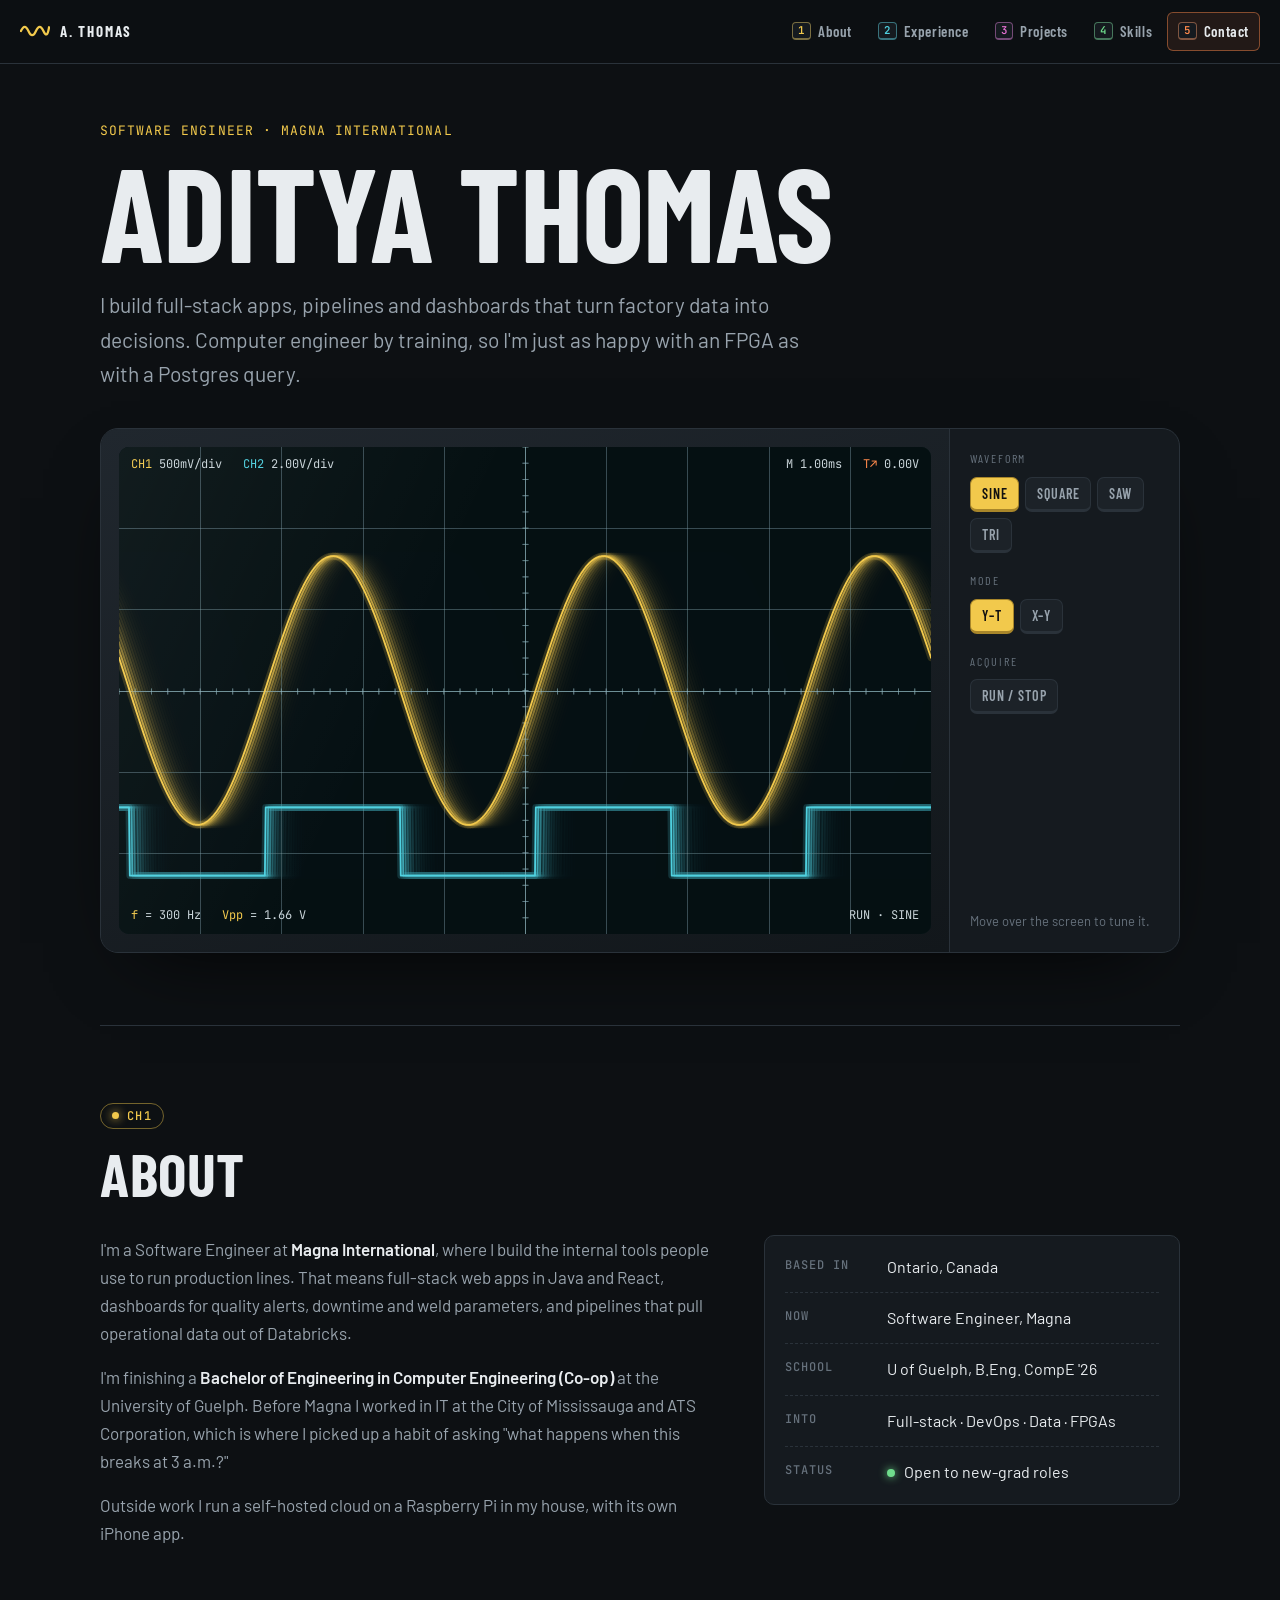
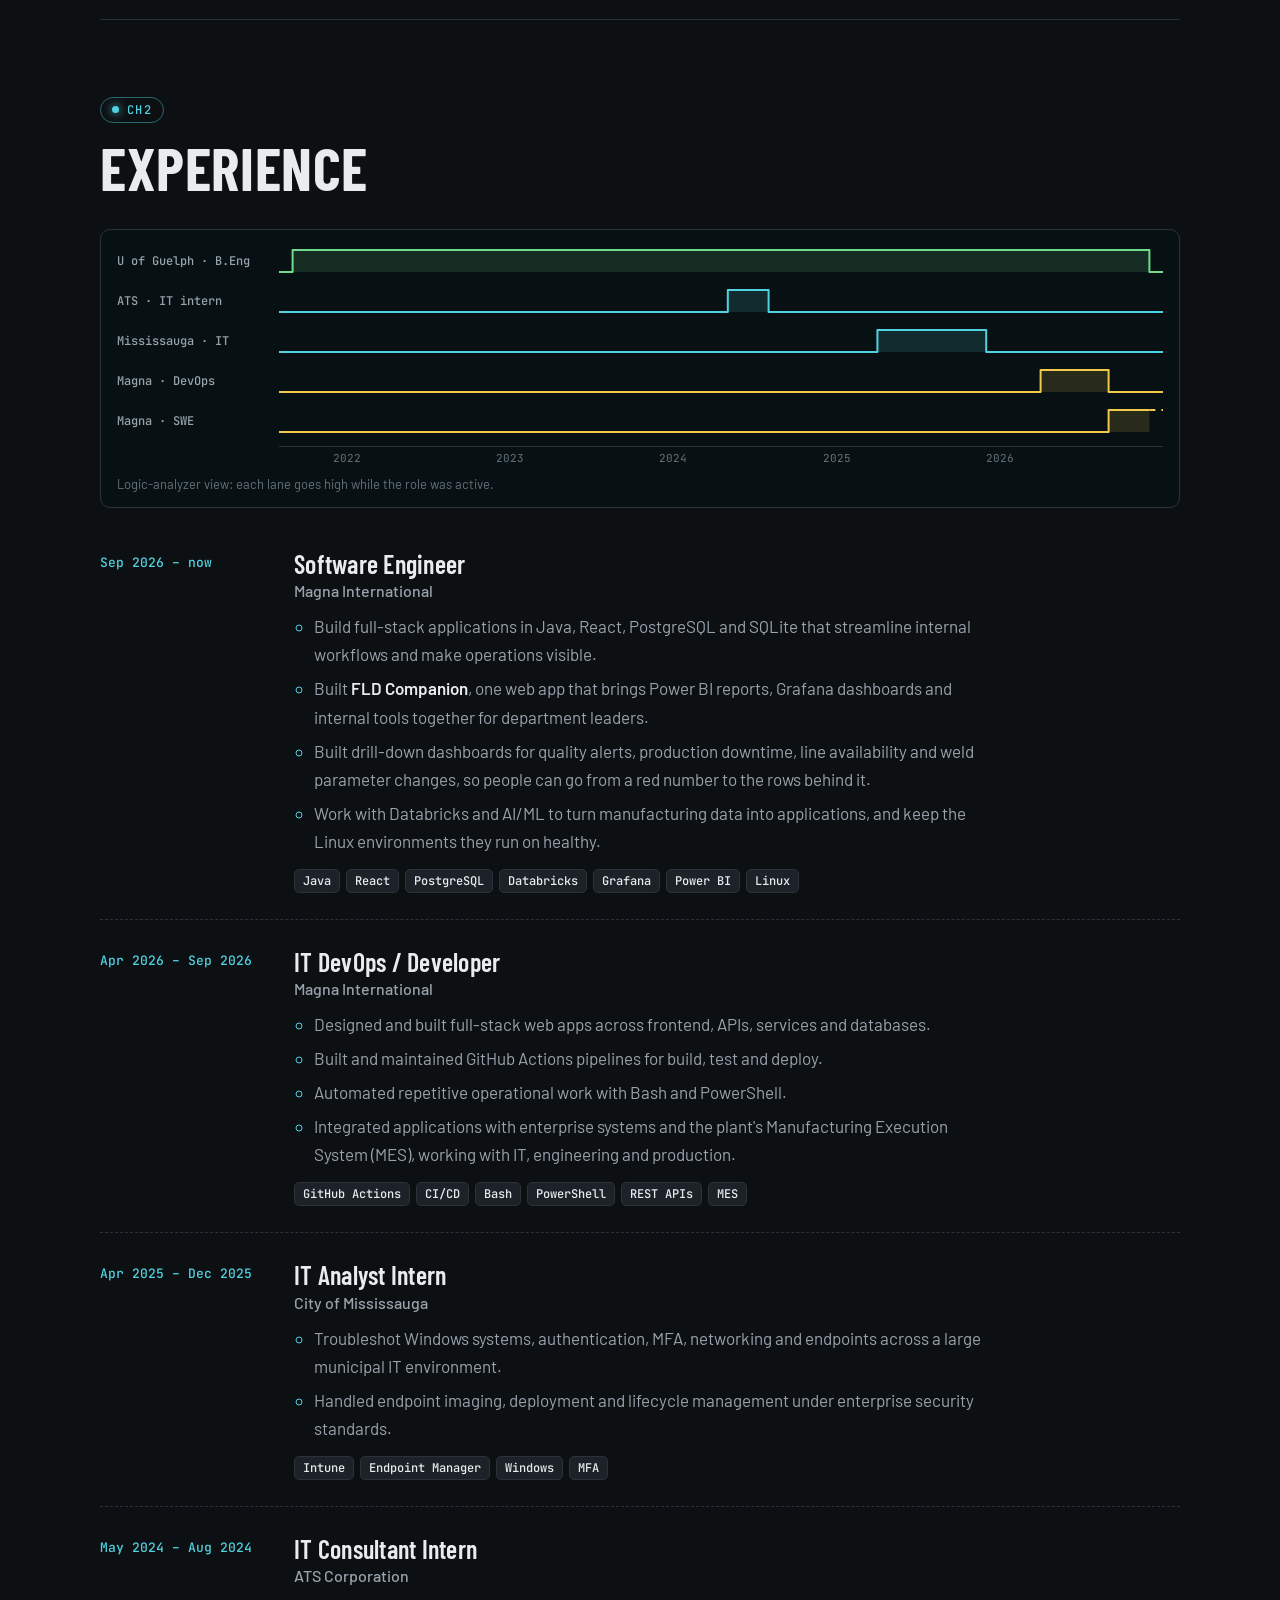
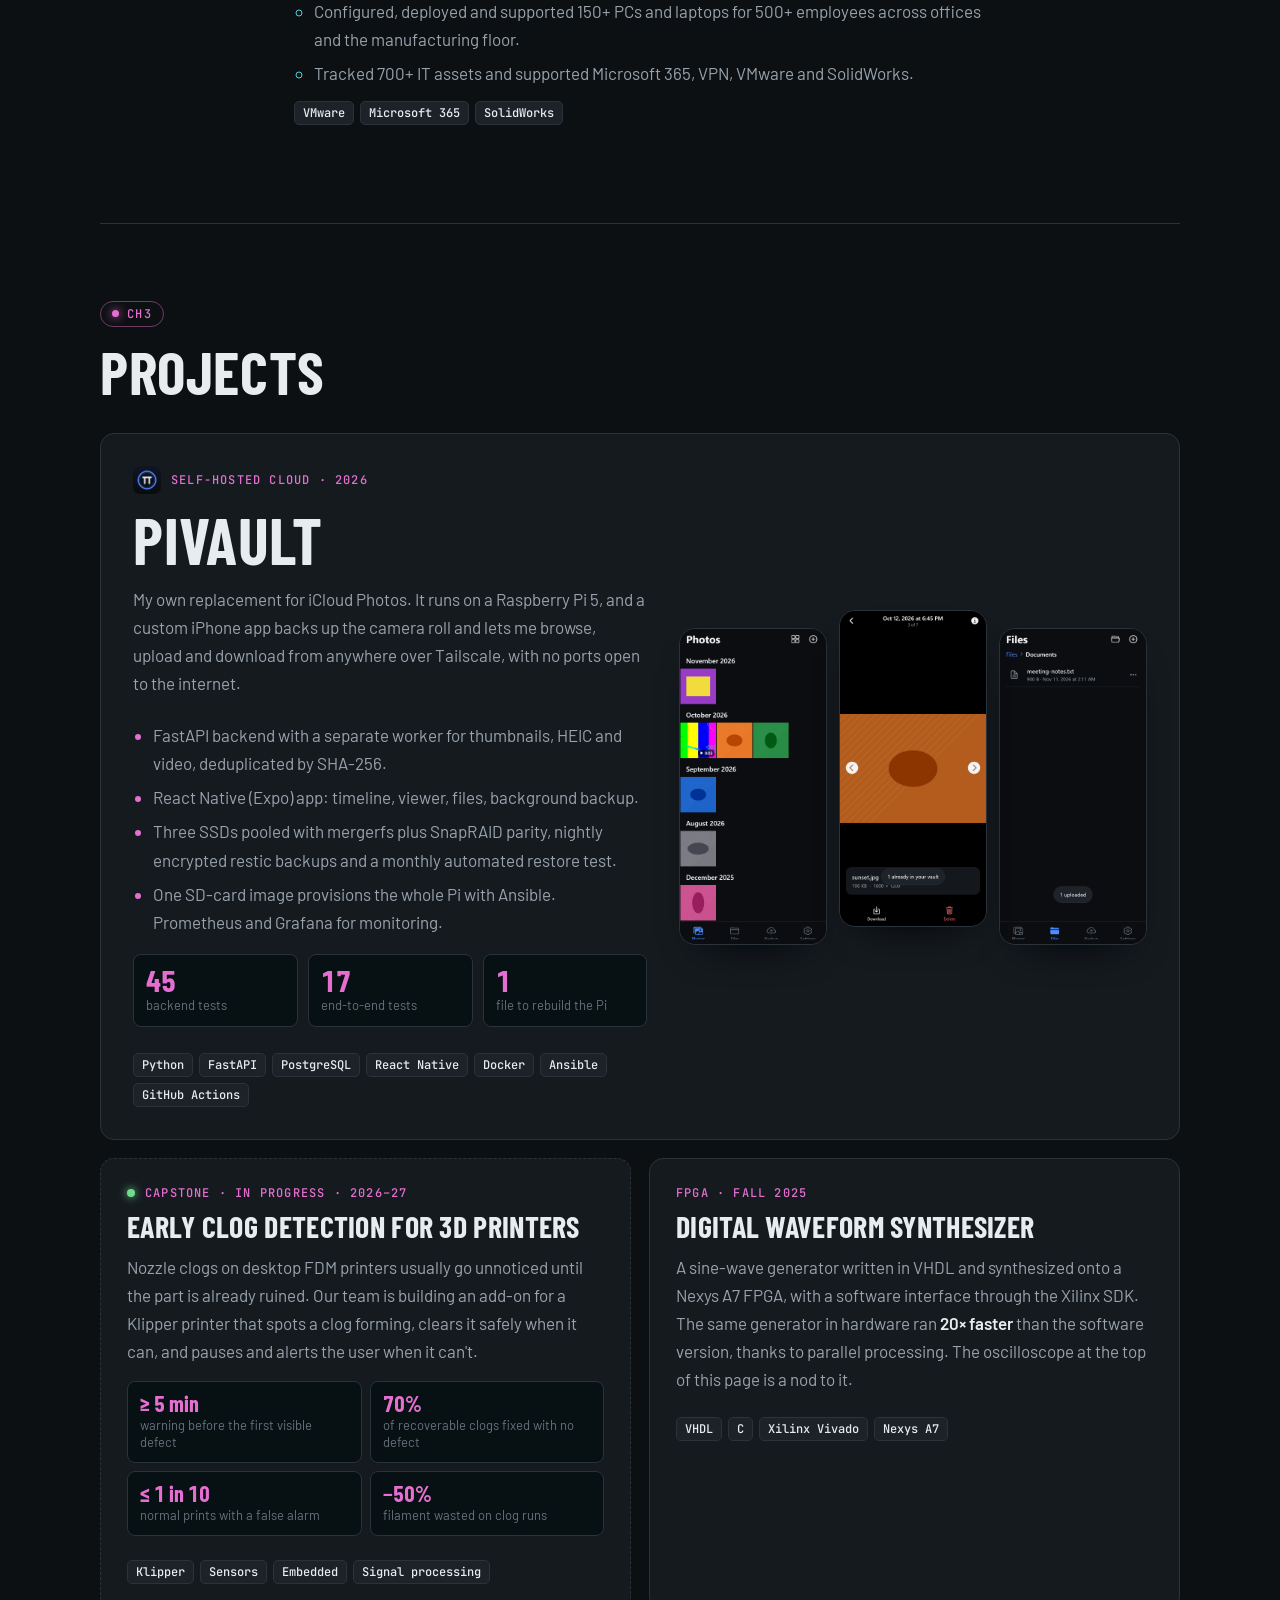
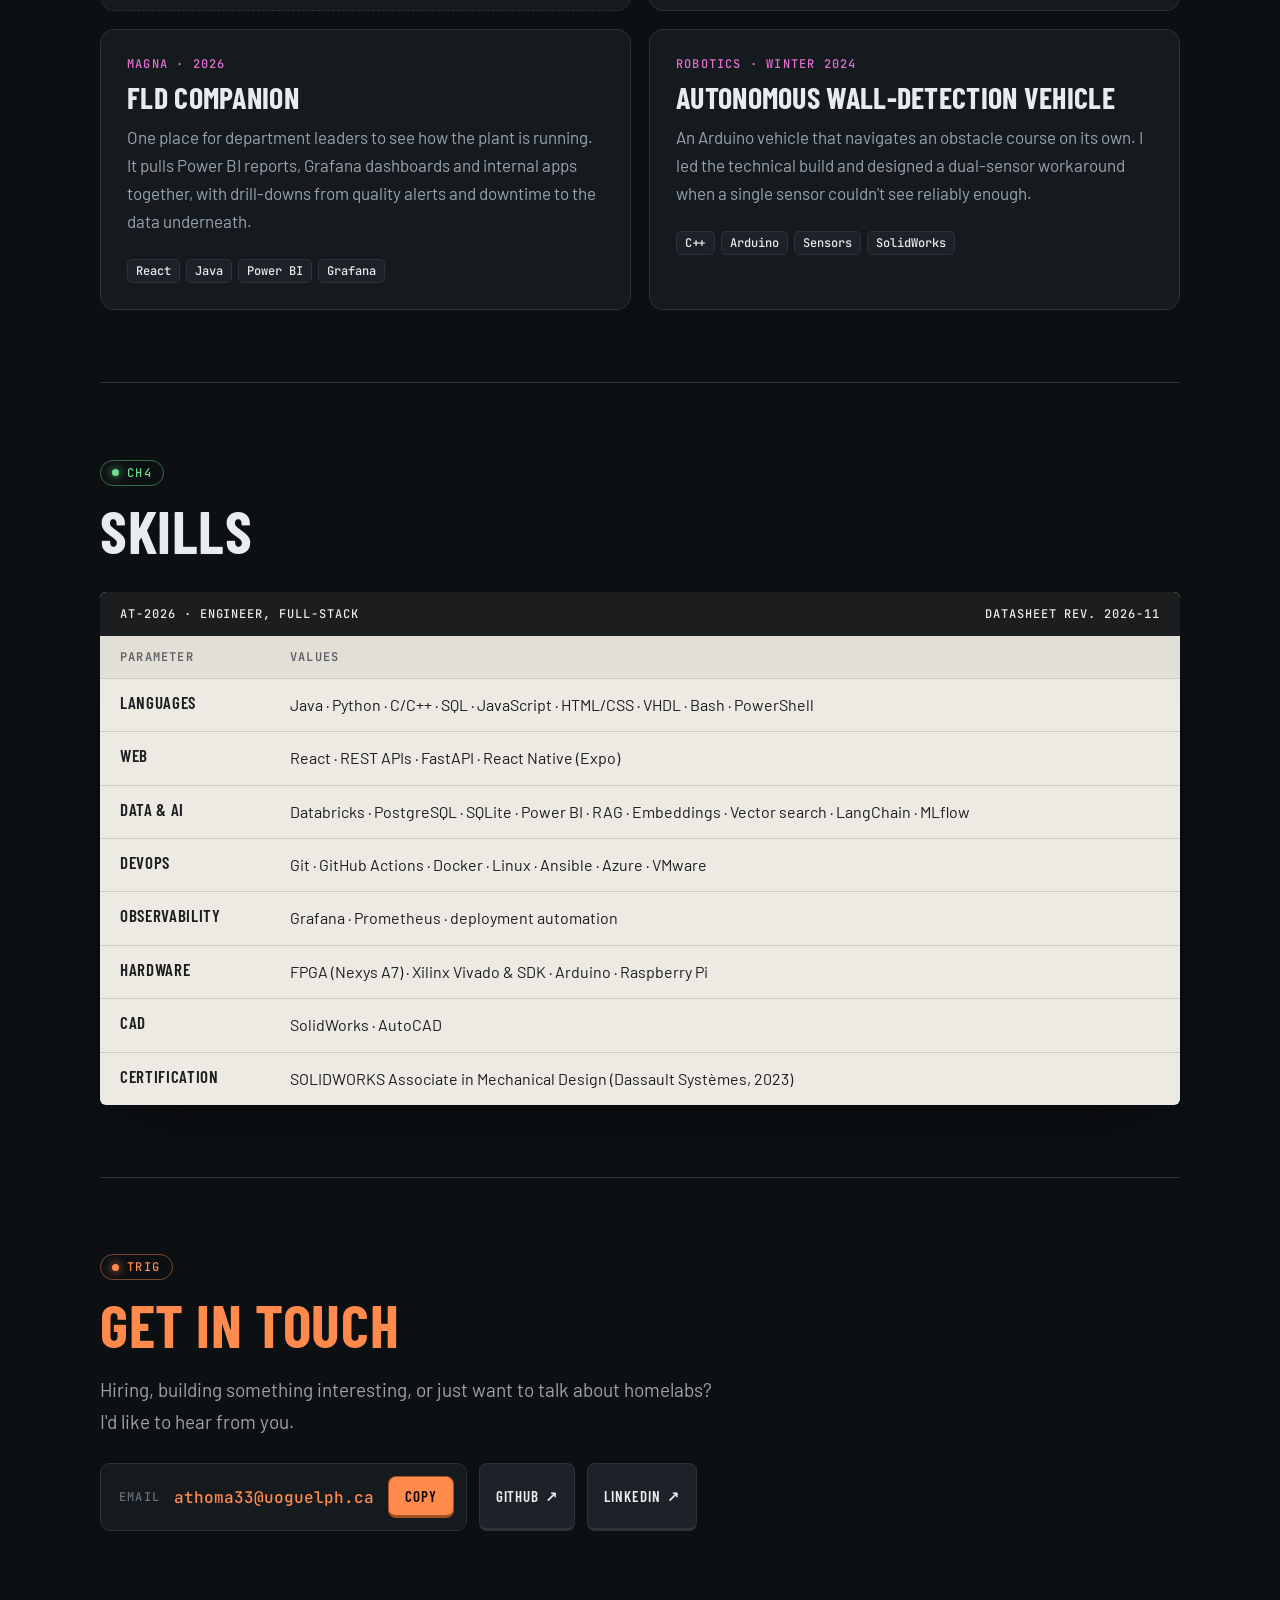
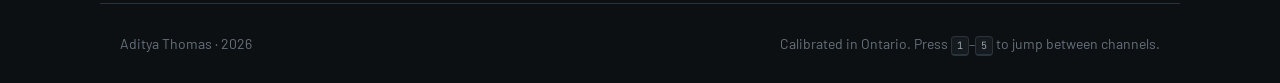
<file: archive/oscilloscope/index.html>
<!doctype html>
<html lang="en">
<head>
  <meta charset="utf-8">
  <meta name="viewport" content="width=device-width, initial-scale=1, viewport-fit=cover">
  <title>Aditya Thomas</title>
  <meta name="description" content="Aditya Thomas, software engineer. Full-stack apps, DevOps and data tools for manufacturing, plus hardware projects from a computer engineering degree.">
  <meta name="theme-color" content="#0d1013">
  <meta property="og:title" content="Aditya Thomas">
  <meta property="og:description" content="Software engineer. Full-stack, DevOps and data tools for manufacturing.">
  <link rel="icon" href="data:image/svg+xml,%3Csvg xmlns='http://www.w3.org/2000/svg' viewBox='0 0 32 32'%3E%3Crect width='32' height='32' rx='6' fill='%230d1013'/%3E%3Cpath d='M3 16 Q 8.5 4 14 16 T 25 16 T 30 12' fill='none' stroke='%23f2c94c' stroke-width='2.6' stroke-linecap='round'/%3E%3C/svg%3E">
  <link rel="preconnect" href="https://fonts.googleapis.com">
  <link rel="preconnect" href="https://fonts.gstatic.com" crossorigin>
  <link rel="stylesheet" href="https://fonts.googleapis.com/css2?family=Barlow:wght@400;500;600&family=Barlow+Condensed:wght@500;600;700&family=JetBrains+Mono:wght@400;500&display=swap">
  <link rel="stylesheet" href="styles.css">
</head>
<body>
  <a class="skip" href="#ch1">Skip to content</a>

  <!-- Power-on self test, like a bench instrument. Shown once per visit; any key or click skips it. -->
  <div class="selftest" id="selftest" aria-hidden="true">
    <div class="selftest-inner">
      <div class="selftest-brand">AT-2026 &nbsp;DIGITAL STORAGE OSCILLOSCOPE</div>
      <ol class="selftest-lines" id="selftest-lines"></ol>
      <div class="selftest-hint">Press any key to skip</div>
    </div>
  </div>

  <header class="topbar">
    <a class="brand" href="#top" aria-label="Aditya Thomas, back to top">
      <svg viewBox="0 0 32 20" aria-hidden="true"><path d="M1 10 Q 5 1 9 10 T 17 10 T 25 10 T 31 6" /></svg>
      <span>A. THOMAS</span>
    </a>
    <nav class="channels" aria-label="Sections">
      <a href="#ch1" class="ch ch-1" data-key="1"><kbd>1</kbd>About</a>
      <a href="#ch2" class="ch ch-2" data-key="2"><kbd>2</kbd>Experience</a>
      <a href="#ch3" class="ch ch-3" data-key="3"><kbd>3</kbd>Projects</a>
      <a href="#ch4" class="ch ch-4" data-key="4"><kbd>4</kbd>Skills</a>
      <a href="#trig" class="ch ch-t" data-key="5"><kbd>5</kbd>Contact</a>
    </nav>
  </header>

  <main id="top">
    <!-- HERO: the instrument -->
    <section class="hero" aria-label="Introduction">
      <div class="hero-head">
        <p class="eyebrow">Software engineer · Magna International</p>
        <h1>Aditya Thomas</h1>
        <p class="lede">I build full-stack apps, pipelines and dashboards that turn factory data into decisions. Computer engineer by training, so I'm just as happy with an FPGA as with a Postgres query.</p>
      </div>

      <div class="scope" id="scope">
        <div class="scope-bezel">
          <div class="scope-screen">
            <canvas id="scope-canvas" aria-label="Animated oscilloscope trace. Move the pointer over it to change frequency and amplitude."></canvas>
            <div class="readout readout-tl"><span class="c1">CH1</span> <span id="ro-vdiv">500mV</span>/div &nbsp; <span class="c2">CH2</span> 2.00V/div</div>
            <div class="readout readout-tr">M <span id="ro-tdiv">1.00ms</span> &nbsp; <span class="trig">T↗</span> 0.00V</div>
            <div class="readout readout-bl"><span class="c1">f</span> = <span id="ro-freq">300 Hz</span> &nbsp; <span class="c1">Vpp</span> = <span id="ro-vpp">2.40 V</span></div>
            <div class="readout readout-br"><span id="ro-mode">RUN</span> · <span id="ro-wave">SINE</span></div>
          </div>
        </div>
        <div class="scope-panel" role="group" aria-label="Oscilloscope controls">
          <div class="panel-group">
            <span class="panel-label">Waveform</span>
            <div class="seg" id="wave-buttons">
              <button type="button" data-wave="sine" aria-pressed="true">Sine</button>
              <button type="button" data-wave="square" aria-pressed="false">Square</button>
              <button type="button" data-wave="saw" aria-pressed="false">Saw</button>
              <button type="button" data-wave="tri" aria-pressed="false">Tri</button>
            </div>
          </div>
          <div class="panel-group">
            <span class="panel-label">Mode</span>
            <div class="seg" id="mode-buttons">
              <button type="button" data-mode="yt" aria-pressed="true">Y–T</button>
              <button type="button" data-mode="xy" aria-pressed="false">X–Y</button>
            </div>
          </div>
          <div class="panel-group">
            <span class="panel-label">Acquire</span>
            <div class="seg">
              <button type="button" id="run-stop" aria-pressed="false">Run / Stop</button>
            </div>
          </div>
          <p class="panel-hint">Move over the screen to tune it.</p>
        </div>
      </div>
    </section>

    <!-- CH1: About -->
    <section class="channel" id="ch1" aria-labelledby="ch1-h" data-ch="1">
      <div class="ch-tag"><span class="dot"></span>CH1</div>
      <h2 id="ch1-h">About</h2>
      <div class="about-grid">
        <div class="about-text">
          <p>I'm a Software Engineer at <strong>Magna International</strong>, where I build the internal tools people use to run production lines. That means full-stack web apps in Java and React, dashboards for quality alerts, downtime and weld parameters, and pipelines that pull operational data out of Databricks.</p>
          <p>I'm finishing a <strong>Bachelor of Engineering in Computer Engineering (Co-op)</strong> at the University of Guelph. Before Magna I worked in IT at the City of Mississauga and ATS Corporation, which is where I picked up a habit of asking "what happens when this breaks at 3 a.m.?"</p>
          <p>Outside work I run a self-hosted cloud on a Raspberry Pi in my house, with its own iPhone app.</p>
        </div>
        <dl class="spec-card">
          <div><dt>Based in</dt><dd>Ontario, Canada</dd></div>
          <div><dt>Now</dt><dd>Software Engineer, Magna</dd></div>
          <div><dt>School</dt><dd>U of Guelph, B.Eng. CompE '26</dd></div>
          <div><dt>Into</dt><dd>Full-stack · DevOps · Data · FPGAs</dd></div>
          <div><dt>Status</dt><dd><span class="led"></span> Open to new-grad roles</dd></div>
        </dl>
      </div>
    </section>

    <!-- CH2: Experience -->
    <section class="channel" id="ch2" aria-labelledby="ch2-h" data-ch="2">
      <div class="ch-tag"><span class="dot"></span>CH2</div>
      <h2 id="ch2-h">Experience</h2>

      <!-- Logic-analyzer view of the timeline: each lane is high while that role was active. -->
      <figure class="logic" aria-label="Timeline of roles from 2021 to 2026">
        <div class="logic-scroll">
          <div class="logic-grid" id="logic"></div>
        </div>
        <figcaption>Logic-analyzer view: each lane goes high while the role was active.</figcaption>
      </figure>

      <ol class="roles">
        <li class="role">
          <div class="role-when">Sep 2026 – now</div>
          <div class="role-body">
            <h3>Software Engineer <span class="at">Magna International</span></h3>
            <ul>
              <li>Build full-stack applications in Java, React, PostgreSQL and SQLite that streamline internal workflows and make operations visible.</li>
              <li>Built <strong>FLD Companion</strong>, one web app that brings Power BI reports, Grafana dashboards and internal tools together for department leaders.</li>
              <li>Built drill-down dashboards for quality alerts, production downtime, line availability and weld parameter changes, so people can go from a red number to the rows behind it.</li>
              <li>Work with Databricks and AI/ML to turn manufacturing data into applications, and keep the Linux environments they run on healthy.</li>
            </ul>
            <p class="chips"><span>Java</span><span>React</span><span>PostgreSQL</span><span>Databricks</span><span>Grafana</span><span>Power BI</span><span>Linux</span></p>
          </div>
        </li>
        <li class="role">
          <div class="role-when">Apr 2026 – Sep 2026</div>
          <div class="role-body">
            <h3>IT DevOps / Developer <span class="at">Magna International</span></h3>
            <ul>
              <li>Designed and built full-stack web apps across frontend, APIs, services and databases.</li>
              <li>Built and maintained GitHub Actions pipelines for build, test and deploy.</li>
              <li>Automated repetitive operational work with Bash and PowerShell.</li>
              <li>Integrated applications with enterprise systems and the plant's Manufacturing Execution System (MES), working with IT, engineering and production.</li>
            </ul>
            <p class="chips"><span>GitHub Actions</span><span>CI/CD</span><span>Bash</span><span>PowerShell</span><span>REST APIs</span><span>MES</span></p>
          </div>
        </li>
        <li class="role">
          <div class="role-when">Apr 2025 – Dec 2025</div>
          <div class="role-body">
            <h3>IT Analyst Intern <span class="at">City of Mississauga</span></h3>
            <ul>
              <li>Troubleshot Windows systems, authentication, MFA, networking and endpoints across a large municipal IT environment.</li>
              <li>Handled endpoint imaging, deployment and lifecycle management under enterprise security standards.</li>
            </ul>
            <p class="chips"><span>Intune</span><span>Endpoint Manager</span><span>Windows</span><span>MFA</span></p>
          </div>
        </li>
        <li class="role">
          <div class="role-when">May 2024 – Aug 2024</div>
          <div class="role-body">
            <h3>IT Consultant Intern <span class="at">ATS Corporation</span></h3>
            <ul>
              <li>Configured, deployed and supported 150+ PCs and laptops for 500+ employees across offices and the manufacturing floor.</li>
              <li>Tracked 700+ IT assets and supported Microsoft 365, VPN, VMware and SolidWorks.</li>
            </ul>
            <p class="chips"><span>VMware</span><span>Microsoft 365</span><span>SolidWorks</span></p>
          </div>
        </li>
      </ol>
    </section>

    <!-- CH3: Projects -->
    <section class="channel" id="ch3" aria-labelledby="ch3-h" data-ch="3">
      <div class="ch-tag"><span class="dot"></span>CH3</div>
      <h2 id="ch3-h">Projects</h2>

      <article class="project feature">
        <div class="feature-text">
          <p class="project-kicker"><img src="../../assets/pivault/icon.png" alt="" width="28" height="28"> Self-hosted cloud · 2026</p>
          <h3>PiVault</h3>
          <p>My own replacement for iCloud Photos. It runs on a Raspberry Pi 5, and a custom iPhone app backs up the camera roll and lets me browse, upload and download from anywhere over Tailscale, with no ports open to the internet.</p>
          <ul>
            <li>FastAPI backend with a separate worker for thumbnails, HEIC and video, deduplicated by SHA-256.</li>
            <li>React Native (Expo) app: timeline, viewer, files, background backup.</li>
            <li>Three SSDs pooled with mergerfs plus SnapRAID parity, nightly encrypted restic backups and a monthly automated restore test.</li>
            <li>One SD-card image provisions the whole Pi with Ansible. Prometheus and Grafana for monitoring.</li>
          </ul>
          <div class="metrics">
            <div><b>45</b><span>backend tests</span></div>
            <div><b>17</b><span>end-to-end tests</span></div>
            <div><b>1</b><span>file to rebuild the Pi</span></div>
          </div>
          <p class="chips"><span>Python</span><span>FastAPI</span><span>PostgreSQL</span><span>React Native</span><span>Docker</span><span>Ansible</span><span>GitHub Actions</span></p>
        </div>
        <div class="phones" aria-label="PiVault app screenshots">
          <img src="../../assets/pivault/photos.png" alt="PiVault photo timeline grouped by month" loading="lazy">
          <img src="../../assets/pivault/viewer.png" alt="PiVault full-screen viewer with photo details" loading="lazy">
          <img src="../../assets/pivault/files.png" alt="PiVault Files tab" loading="lazy">
        </div>
      </article>

      <div class="project-grid">
        <article class="project wip">
          <p class="project-kicker"><span class="led"></span> Capstone · in progress · 2026–27</p>
          <h3>Early Clog Detection for 3D Printers</h3>
          <p>Nozzle clogs on desktop FDM printers usually go unnoticed until the part is already ruined. Our team is building an add-on for a Klipper printer that spots a clog forming, clears it safely when it can, and pauses and alerts the user when it can't.</p>
          <dl class="targets">
            <div><dt>≥ 5 min</dt><dd>warning before the first visible defect</dd></div>
            <div><dt>70%</dt><dd>of recoverable clogs fixed with no defect</dd></div>
            <div><dt>≤ 1 in 10</dt><dd>normal prints with a false alarm</dd></div>
            <div><dt>−50%</dt><dd>filament wasted on clog runs</dd></div>
          </dl>
          <p class="chips"><span>Klipper</span><span>Sensors</span><span>Embedded</span><span>Signal processing</span></p>
        </article>
        <article class="project">
          <p class="project-kicker">FPGA · Fall 2025</p>
          <h3>Digital Waveform Synthesizer</h3>
          <p>A sine-wave generator written in VHDL and synthesized onto a Nexys A7 FPGA, with a software interface through the Xilinx SDK. The same generator in hardware ran <strong>20× faster</strong> than the software version, thanks to parallel processing. The oscilloscope at the top of this page is a nod to it.</p>
          <p class="chips"><span>VHDL</span><span>C</span><span>Xilinx Vivado</span><span>Nexys A7</span></p>
        </article>
        <article class="project">
          <p class="project-kicker">Magna · 2026</p>
          <h3>FLD Companion</h3>
          <p>One place for department leaders to see how the plant is running. It pulls Power BI reports, Grafana dashboards and internal apps together, with drill-downs from quality alerts and downtime to the data underneath.</p>
          <p class="chips"><span>React</span><span>Java</span><span>Power BI</span><span>Grafana</span></p>
        </article>
        <article class="project">
          <p class="project-kicker">Robotics · Winter 2024</p>
          <h3>Autonomous Wall-Detection Vehicle</h3>
          <p>An Arduino vehicle that navigates an obstacle course on its own. I led the technical build and designed a dual-sensor workaround when a single sensor couldn't see reliably enough.</p>
          <p class="chips"><span>C++</span><span>Arduino</span><span>Sensors</span><span>SolidWorks</span></p>
        </article>
      </div>
    </section>

    <!-- CH4: Skills, laid out like a component datasheet -->
    <section class="channel" id="ch4" aria-labelledby="ch4-h" data-ch="4">
      <div class="ch-tag"><span class="dot"></span>CH4</div>
      <h2 id="ch4-h">Skills</h2>
      <div class="datasheet">
        <div class="ds-head">
          <span>AT-2026 · Engineer, full-stack</span>
          <span>Datasheet rev. 2026-11</span>
        </div>
        <div class="ds-scroll">
          <table>
            <thead><tr><th scope="col">Parameter</th><th scope="col">Values</th></tr></thead>
            <tbody>
              <tr><th scope="row">Languages</th><td>Java · Python · C/C++ · SQL · JavaScript · HTML/CSS · VHDL · Bash · PowerShell</td></tr>
              <tr><th scope="row">Web</th><td>React · REST APIs · FastAPI · React Native (Expo)</td></tr>
              <tr><th scope="row">Data &amp; AI</th><td>Databricks · PostgreSQL · SQLite · Power BI · RAG · Embeddings · Vector search · LangChain · MLflow</td></tr>
              <tr><th scope="row">DevOps</th><td>Git · GitHub Actions · Docker · Linux · Ansible · Azure · VMware</td></tr>
              <tr><th scope="row">Observability</th><td>Grafana · Prometheus · deployment automation</td></tr>
              <tr><th scope="row">Hardware</th><td>FPGA (Nexys A7) · Xilinx Vivado &amp; SDK · Arduino · Raspberry Pi</td></tr>
              <tr><th scope="row">CAD</th><td>SolidWorks · AutoCAD</td></tr>
              <tr><th scope="row">Certification</th><td>SOLIDWORKS Associate in Mechanical Design (Dassault Systèmes, 2023)</td></tr>
            </tbody>
          </table>
        </div>
      </div>
    </section>

    <!-- Contact -->
    <section class="channel trig" id="trig" aria-labelledby="trig-h" data-ch="t">
      <div class="ch-tag"><span class="dot"></span>TRIG</div>
      <h2 id="trig-h">Get in touch</h2>
      <p class="trig-lede">Hiring, building something interesting, or just want to talk about homelabs? I'd like to hear from you.</p>
      <div class="contact">
        <div class="contact-email">
          <span class="contact-label">Email</span>
          <span class="contact-value" id="email">athoma33@uoguelph.ca</span>
          <button type="button" class="copy" id="copy-email">Copy</button>
        </div>
        <a class="contact-link" href="https://github.com/AdiThomas" target="_blank" rel="noopener">GitHub <span aria-hidden="true">↗</span></a>
        <!-- TODO: replace with your LinkedIn profile URL -->
        <a class="contact-link" href="https://www.linkedin.com/" target="_blank" rel="noopener">LinkedIn <span aria-hidden="true">↗</span></a>
      </div>
    </section>
  </main>

  <footer class="footer">
    <span>Aditya Thomas · <span id="year">2026</span></span>
    <span>Calibrated in Ontario. Press <kbd>1</kbd>–<kbd>5</kbd> to jump between channels.</span>
  </footer>

  <script src="js/scope.js"></script>
  <script src="js/main.js"></script>
</body>
</html>
</file>
<file: archive/oscilloscope/styles.css>
/* Layout: an instrument hero (silk-screened header over a scope screen and control panel),
   then one reading column of "channels", each tagged with its scope channel colour. */
:root {
  --bg: #0d1013;          /* instrument body */
  --panel: #151a1f;       /* control panel */
  --panel-2: #1c2228;
  --line: #2a323a;
  --fg: #e8ecef;
  --dim: #98a3ad;
  --faint: #66717c;
  --screen: #071012;      /* CRT glass */
  --ch1: #f2c94c;         /* scope channel colours: yellow, cyan, magenta, green */
  --ch2: #4fd1e0;
  --ch3: #e46fd0;
  --ch4: #6fdc8c;
  --trig: #ff8a4c;
  --display: "Barlow Condensed", "Arial Narrow", system-ui, sans-serif;
  --body: "Barlow", "Segoe UI", system-ui, sans-serif;
  --mono: "JetBrains Mono", ui-monospace, Consolas, monospace;
  --radius: 10px;
  color-scheme: dark;
}

* { box-sizing: border-box; }
html { scroll-behavior: smooth; scroll-padding-top: 72px; }
@media (prefers-reduced-motion: reduce) { html { scroll-behavior: auto; } }
body {
  margin: 0;
  background: var(--bg);
  color: var(--fg);
  font: 17px/1.65 var(--body);
  -webkit-font-smoothing: antialiased;
}
img { max-width: 100%; display: block; }
a { color: inherit; }
:focus-visible { outline: 2px solid var(--ch1); outline-offset: 3px; border-radius: 4px; }
h1, h2, h3 { font-family: var(--display); text-wrap: balance; margin: 0; letter-spacing: .01em; }
p { margin: 0; }
kbd {
  font-family: var(--mono); font-size: .72em; line-height: 1;
  border: 1px solid var(--line); border-bottom-width: 2px; border-radius: 4px;
  padding: 2px 5px; color: var(--dim); background: var(--panel);
}
.skip { position: absolute; left: -999px; top: 8px; background: var(--ch1); color: #000; padding: 8px 12px; z-index: 100; }
.skip:focus { left: 8px; }

/* ---------- self test ---------- */
.selftest {
  position: fixed; inset: 0; z-index: 60; background: var(--screen);
  display: grid; place-items: center; transition: opacity .45s ease;
  font-family: var(--mono); color: var(--ch4);
}
.selftest.done { opacity: 0; pointer-events: none; }
.selftest[hidden] { display: none; }
.selftest-inner { width: min(560px, calc(100% - 32px)); display: grid; gap: 18px; }
.selftest-brand { font-size: 12px; letter-spacing: .14em; color: var(--dim); }
.selftest-lines { list-style: none; margin: 0; padding: 0; display: grid; gap: 4px; font-size: 14px; min-height: 9.5em; }
.selftest-lines li { display: flex; justify-content: space-between; gap: 16px; }
.selftest-lines li span:last-child { color: var(--ch1); }
.selftest-hint { font-size: 11px; color: var(--faint); letter-spacing: .1em; text-transform: uppercase; }

/* ---------- top bar ---------- */
.topbar {
  position: sticky; top: 0; z-index: 20;
  display: flex; align-items: center; justify-content: space-between; gap: 16px;
  padding: 12px max(20px, env(safe-area-inset-right, 0px)) 12px max(20px, env(safe-area-inset-left, 0px));
  background: color-mix(in srgb, var(--bg) 82%, transparent);
  backdrop-filter: blur(10px);
  border-bottom: 1px solid var(--line);
}
.brand { display: flex; align-items: center; gap: 10px; text-decoration: none; font-family: var(--display); font-weight: 700; letter-spacing: .12em; font-size: 15px; }
.brand svg { width: 30px; height: 20px; fill: none; stroke: var(--ch1); stroke-width: 2.4; stroke-linecap: round; }
.channels { display: flex; gap: 4px; overflow-x: auto; scrollbar-width: none; }
.channels::-webkit-scrollbar { display: none; }
.ch {
  --c: var(--ch1);
  display: flex; align-items: center; gap: 7px; white-space: nowrap;
  text-decoration: none; font-family: var(--display); font-weight: 600; font-size: 15px; letter-spacing: .04em;
  color: var(--dim); padding: 6px 10px; border-radius: 6px; border: 1px solid transparent;
  transition: color .2s, border-color .2s, background .2s;
}
.ch kbd { color: var(--c); border-color: color-mix(in srgb, var(--c) 40%, var(--line)); }
.ch:hover, .ch.active { color: var(--fg); border-color: color-mix(in srgb, var(--c) 45%, transparent); background: color-mix(in srgb, var(--c) 9%, transparent); }
.ch-2 { --c: var(--ch2); } .ch-3 { --c: var(--ch3); } .ch-4 { --c: var(--ch4); } .ch-t { --c: var(--trig); }
@media (max-width: 760px) { .ch { font-size: 0; gap: 0; padding: 6px; } .ch kbd { font-size: 12px; } .brand span { display: none; } }

/* ---------- main column ---------- */
main { padding-left: max(20px, env(safe-area-inset-left, 0px)); padding-right: max(20px, env(safe-area-inset-right, 0px)); }
.hero, .channel { max-width: 1080px; margin: 0 auto; }

/* ---------- hero ---------- */
.hero { padding-block: 56px 72px; display: grid; gap: 36px; }
.eyebrow { font-family: var(--mono); font-size: 13px; color: var(--ch1); letter-spacing: .08em; text-transform: uppercase; }
.hero h1 { font-size: clamp(56px, 11vw, 132px); line-height: .9; font-weight: 700; text-transform: uppercase; letter-spacing: -.005em; margin-top: 10px; }
.lede { font-size: clamp(18px, 2.1vw, 21px); color: var(--dim); max-width: 60ch; margin-top: 18px; }

.scope { display: grid; grid-template-columns: minmax(0, 1fr) 230px; gap: 0; border-radius: 18px; overflow: hidden; border: 1px solid var(--line); background: var(--panel); box-shadow: 0 30px 80px -40px #000; }
@media (max-width: 860px) { .scope { grid-template-columns: minmax(0, 1fr); } }
.scope-bezel { padding: 18px; background: linear-gradient(160deg, #20272e, #12171b); }
.scope-screen {
  position: relative; aspect-ratio: 10 / 6; border-radius: 10px; overflow: hidden; background: var(--screen);
  box-shadow: inset 0 0 0 1px #0b1a1d, inset 0 0 60px rgba(79, 209, 224, .07);
  cursor: crosshair; touch-action: pan-y;
}
.scope-screen canvas { position: absolute; inset: 0; width: 100%; height: 100%; }
.scope-screen::after { /* faint glass reflection */
  content: ""; position: absolute; inset: 0; pointer-events: none;
  background: linear-gradient(115deg, rgba(255,255,255,.05), transparent 38%);
}
.readout { position: absolute; font-family: var(--mono); font-size: clamp(9px, 1.25vw, 12px); color: #c8d3d8; padding: 8px 12px; pointer-events: none; font-variant-numeric: tabular-nums; white-space: nowrap; }
.readout-tl { top: 0; left: 0; } .readout-tr { top: 0; right: 0; } .readout-bl { bottom: 0; left: 0; } .readout-br { bottom: 0; right: 0; }
.c1 { color: var(--ch1); } .c2 { color: var(--ch2); } .trig { color: var(--trig); }
@media (max-width: 520px) { .readout-tl, .readout-tr { display: none; } }

.scope-panel { padding: 20px; display: flex; flex-direction: column; gap: 18px; border-left: 1px solid var(--line); }
@media (max-width: 860px) { .scope-panel { border-left: 0; border-top: 1px solid var(--line); flex-direction: row; flex-wrap: wrap; align-items: flex-end; } }
.panel-group { display: grid; gap: 8px; }
.panel-label { font-family: var(--display); font-size: 12px; letter-spacing: .16em; text-transform: uppercase; color: var(--faint); }
.seg { display: flex; flex-wrap: wrap; gap: 6px; }
.seg button {
  font: 600 14px var(--display); letter-spacing: .06em; text-transform: uppercase;
  color: var(--dim); background: var(--panel-2); border: 1px solid var(--line); border-bottom-width: 3px;
  border-radius: 7px; padding: 7px 11px; cursor: pointer; transition: color .15s, border-color .15s, transform .08s;
}
.seg button:hover { color: var(--fg); }
.seg button:active { transform: translateY(1px); }
.seg button[aria-pressed="true"] { color: #111; background: var(--ch1); border-color: #a8862a; }
#run-stop[aria-pressed="true"] { background: #e05a4f; border-color: #8f3129; color: #fff; }
.panel-hint { font-size: 13px; color: var(--faint); margin-top: auto; }

/* ---------- channels ---------- */
.channel { --c: var(--ch1); padding-block: 72px; border-top: 1px solid var(--line); position: relative; }
.channel[data-ch="2"] { --c: var(--ch2); } .channel[data-ch="3"] { --c: var(--ch3); } .channel[data-ch="4"] { --c: var(--ch4); } .channel[data-ch="t"] { --c: var(--trig); }
.ch-tag {
  display: inline-flex; align-items: center; gap: 8px; font: 500 12px var(--mono); letter-spacing: .12em;
  color: var(--c); border: 1px solid color-mix(in srgb, var(--c) 45%, transparent); border-radius: 999px; padding: 4px 11px;
}
.ch-tag .dot { width: 7px; height: 7px; border-radius: 50%; background: var(--c); box-shadow: 0 0 10px var(--c); }
.channel h2 { font-size: clamp(38px, 6vw, 60px); line-height: 1; text-transform: uppercase; font-weight: 700; margin: 14px 0 32px; }
.channel strong { color: var(--fg); font-weight: 600; }

.reveal { opacity: 1; transform: none; transition: opacity .6s ease, transform .6s ease; }
.js .reveal.pending { opacity: 0; transform: translateY(18px); }
@media (prefers-reduced-motion: reduce) { .js .reveal.pending { opacity: 1; transform: none; } }

/* about */
.about-grid { display: grid; grid-template-columns: minmax(0, 1.5fr) minmax(0, 1fr); gap: 40px; align-items: start; }
@media (max-width: 820px) { .about-grid { grid-template-columns: minmax(0, 1fr); } }
.about-text { display: grid; gap: 16px; color: var(--dim); max-width: 64ch; }
.spec-card { margin: 0; background: var(--panel); border: 1px solid var(--line); border-radius: var(--radius); padding: 6px 20px; }
.spec-card div { display: grid; grid-template-columns: 90px minmax(0, 1fr); gap: 12px; padding: 12px 0; border-bottom: 1px dashed var(--line); }
.spec-card div:last-child { border-bottom: 0; }
.spec-card dt { font: 500 12px var(--mono); letter-spacing: .08em; text-transform: uppercase; color: var(--faint); padding-top: 3px; }
.spec-card dd { margin: 0; font-size: 16px; }
.led { display: inline-block; width: 8px; height: 8px; border-radius: 50%; background: var(--ch4); box-shadow: 0 0 8px var(--ch4); margin-right: 6px; vertical-align: 1px; animation: blink 2.4s infinite; }
@keyframes blink { 50% { opacity: .35; } }
@media (prefers-reduced-motion: reduce) { .led { animation: none; } }

/* logic analyzer */
.logic { margin: 0 0 40px; background: var(--screen); border: 1px solid var(--line); border-radius: var(--radius); padding: 16px 0 12px; }
.logic-scroll { overflow-x: auto; padding: 0 16px; }
.logic-grid { min-width: 640px; display: grid; gap: 10px; }
.lane { display: grid; grid-template-columns: 150px minmax(0, 1fr); align-items: center; gap: 12px; }
.lane-name { font: 500 12px var(--mono); color: var(--dim); white-space: nowrap; overflow: hidden; text-overflow: ellipsis; }
.lane svg { width: 100%; height: 30px; overflow: visible; }
.lane path { fill: none; stroke-width: 2; stroke-linejoin: round; }
.lane .fill { stroke: none; opacity: .14; }
.lane text { font: 500 10px var(--mono); }
.axis { display: grid; grid-template-columns: 150px minmax(0, 1fr); gap: 12px; }
.axis-ticks { position: relative; height: 18px; border-top: 1px solid var(--line); }
.axis-ticks span { position: absolute; top: 4px; transform: translateX(-50%); font: 11px var(--mono); color: var(--faint); }
.logic figcaption { padding: 10px 16px 0; font-size: 13px; color: var(--faint); }

/* roles */
.roles { list-style: none; margin: 0; padding: 0; display: grid; gap: 0; }
.role { display: grid; grid-template-columns: 170px minmax(0, 1fr); gap: 24px; padding: 26px 0; border-top: 1px dashed var(--line); }
.role:first-child { border-top: 0; padding-top: 0; }
@media (max-width: 720px) { .role { grid-template-columns: minmax(0, 1fr); gap: 6px; } }
.role-when { font: 500 13px var(--mono); color: var(--c); padding-top: 6px; font-variant-numeric: tabular-nums; }
.role h3 { font-size: 26px; font-weight: 600; line-height: 1.2; }
.role .at { display: block; font-family: var(--body); font-size: 16px; font-weight: 500; color: var(--dim); letter-spacing: 0; margin-top: 2px; }
.role ul, .project ul { margin: 12px 0 0; padding-left: 20px; display: grid; gap: 6px; color: var(--dim); max-width: 70ch; }
.role li::marker, .project li::marker { color: var(--c); }
.chips { display: flex; flex-wrap: wrap; gap: 6px; margin-top: 14px; }
.chips span { font: 500 12px var(--mono); color: var(--fg); background: var(--panel-2); border: 1px solid var(--line); border-radius: 5px; padding: 3px 8px; }

/* projects */
.project { background: var(--panel); border: 1px solid var(--line); border-radius: 14px; padding: 26px; display: grid; gap: 10px; align-content: start; transition: border-color .25s, transform .25s; }
.project:hover { border-color: color-mix(in srgb, var(--c) 50%, var(--line)); }
.project h3 { font-size: 30px; font-weight: 700; text-transform: uppercase; line-height: 1.05; }
.project p { color: var(--dim); }
.project-kicker { display: flex; align-items: center; gap: 10px; font: 500 12px var(--mono) !important; letter-spacing: .1em; text-transform: uppercase; color: var(--c) !important; }
.project-kicker img { border-radius: 7px; }
.feature { grid-template-columns: minmax(0, 1.1fr) minmax(0, 1fr); gap: 32px; align-items: center; margin-bottom: 18px; padding: 32px; }
.feature h3 { font-size: clamp(40px, 6vw, 64px); }
.feature-text { display: grid; gap: 12px; }
@media (max-width: 900px) { .feature { grid-template-columns: minmax(0, 1fr); padding: 24px; } }
.phones { display: grid; grid-template-columns: repeat(3, minmax(0, 1fr)); gap: 12px; align-items: center; }
.phones img { border-radius: 16px; border: 1px solid var(--line); box-shadow: 0 20px 40px -24px #000; }
.phones img:nth-child(2) { transform: translateY(-18px); }
.metrics { display: grid; grid-template-columns: repeat(3, minmax(0, 1fr)); gap: 10px; margin-top: 6px; }
.metrics div { border: 1px solid var(--line); border-radius: 8px; padding: 10px 12px; display: grid; background: var(--screen); }
.metrics b { font: 700 30px/1 var(--display); color: var(--c); font-variant-numeric: tabular-nums; }
.metrics span { font-size: 13px; color: var(--faint); }
.project-grid { display: grid; grid-template-columns: repeat(3, minmax(0, 1fr)); gap: 18px; }
@media (max-width: 960px) { .project-grid { grid-template-columns: minmax(0, 1fr); } }

/* datasheet */
.datasheet { background: #eceae3; color: #1c1d1f; border-radius: 6px; overflow: hidden; box-shadow: 0 30px 60px -40px #000; }
.ds-head { display: flex; justify-content: space-between; flex-wrap: wrap; gap: 8px; padding: 14px 20px; background: #1c1d1f; color: #eceae3; font: 500 12px var(--mono); letter-spacing: .08em; text-transform: uppercase; }
.ds-scroll { overflow-x: auto; }
.datasheet table { width: 100%; border-collapse: collapse; min-width: 520px; }
.datasheet th, .datasheet td { text-align: left; padding: 13px 20px; border-bottom: 1px solid #cfccc2; vertical-align: top; }
.datasheet thead th { font: 600 12px var(--mono); letter-spacing: .1em; text-transform: uppercase; color: #5d5f63; background: #e2dfd6; }
.datasheet tbody th { font: 600 17px var(--display); letter-spacing: .04em; text-transform: uppercase; width: 170px; white-space: nowrap; }
.datasheet td { font-size: 16px; }
.datasheet tbody tr:last-child th, .datasheet tbody tr:last-child td { border-bottom: 0; }

/* contact */
.trig-lede { color: var(--dim); max-width: 56ch; font-size: 19px; margin-top: -12px; margin-bottom: 26px; }
.contact { display: flex; flex-wrap: wrap; gap: 12px; }
.contact-email { display: flex; align-items: center; gap: 14px; flex-wrap: wrap; background: var(--panel); border: 1px solid var(--line); border-radius: 10px; padding: 12px 12px 12px 18px; min-width: 0; }
.contact-label { font: 500 12px var(--mono); letter-spacing: .1em; text-transform: uppercase; color: var(--faint); }
.contact-value { font: 500 16px var(--mono); overflow-wrap: anywhere; user-select: all; }
.copy, .contact-link {
  font: 600 15px var(--display); letter-spacing: .06em; text-transform: uppercase; text-decoration: none;
  border-radius: 8px; padding: 10px 16px; cursor: pointer; border: 1px solid var(--line); border-bottom-width: 3px;
  background: var(--panel-2); color: var(--fg); display: inline-flex; align-items: center; gap: 6px;
}
.copy { background: var(--trig); color: #160b04; border-color: #a44f22; }
.contact-link:hover { border-color: color-mix(in srgb, var(--trig) 60%, var(--line)); }

.footer {
  display: flex; justify-content: space-between; flex-wrap: wrap; gap: 10px;
  max-width: 1080px; margin: 0 auto; padding: 28px max(20px, env(safe-area-inset-right, 0px)) calc(28px + env(safe-area-inset-bottom, 0px)) max(20px, env(safe-area-inset-left, 0px));
  border-top: 1px solid var(--line); color: var(--faint); font-size: 14px;
}

/* in-progress capstone card */
.project-grid { grid-template-columns: repeat(2, minmax(0, 1fr)); }
@media (max-width: 800px) { .project-grid { grid-template-columns: minmax(0, 1fr); } }
.wip { border-style: dashed; }
.wip .project-kicker .led { margin-right: 0; }
.targets { margin: 6px 0 0; display: grid; grid-template-columns: repeat(2, minmax(0, 1fr)); gap: 8px; }
.targets div { background: var(--screen); border: 1px solid var(--line); border-radius: 8px; padding: 10px 12px; display: grid; gap: 2px; }
.targets dt { font: 700 22px/1.05 var(--display); color: var(--c); font-variant-numeric: tabular-nums; }
.targets dd { margin: 0; font-size: 13px; line-height: 1.35; color: var(--faint); }

/* Datasheet stacks on phones instead of scrolling sideways. */
@media (max-width: 600px) {
  .datasheet table { min-width: 0; }
  .datasheet thead { display: none; }
  .datasheet tbody tr { display: grid; padding: 12px 18px; border-bottom: 1px solid #cfccc2; }
  .datasheet tbody th, .datasheet tbody td { padding: 0; border: 0; width: auto; white-space: normal; }
  .datasheet tbody th { font-size: 15px; color: #5d5f63; }
}
</file>
